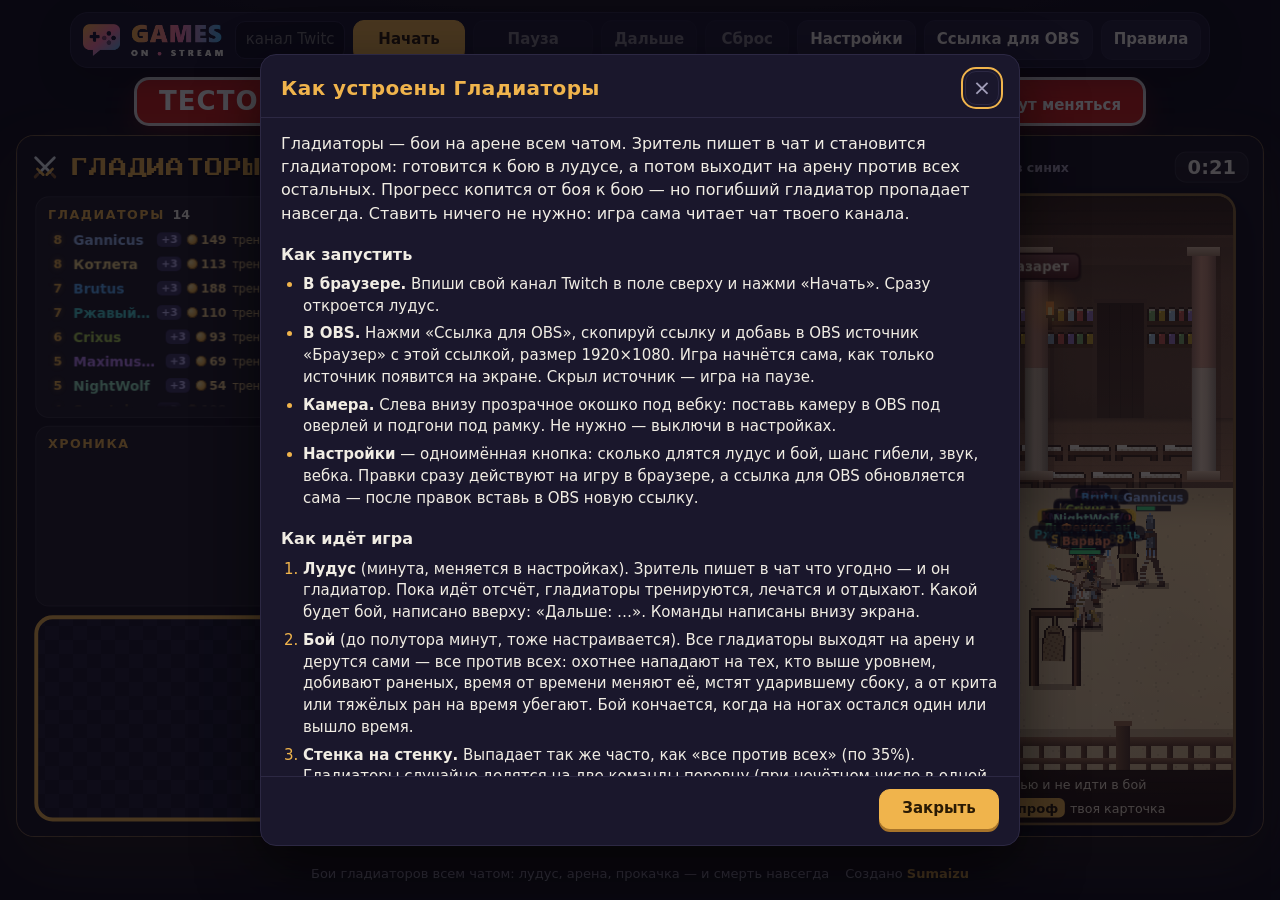
<file: index.html>
<!doctype html>
<html lang="ru">
<head>
<meta charset="utf-8">
<meta name="viewport" content="width=device-width, initial-scale=1">
<title>Гладиаторы — бои на арене всем чатом, игра для Twitch</title>
<meta name="description" content="Игра для чата Twitch на русском: зрители становятся гладиаторами, готовятся к бою в лудусе и сражаются на арене все против всех. Прогресс копится, но погибший гладиатор пропадает навсегда. Играй в браузере или вставь ссылку в OBS — ставить ничего не нужно.">
<link rel="icon" href="data:image/svg+xml,%3Csvg xmlns='http://www.w3.org/2000/svg' viewBox='0 0 32 32'%3E%3Cg stroke-linecap='round'%3E%3Cpath d='M5 5l17 17' stroke='%23e6ebf0' stroke-width='3.2'/%3E%3Cpath d='M27 5 10 22' stroke='%23e6ebf0' stroke-width='3.2'/%3E%3Cpath d='M18 25l7-7M14 25l-7-7' stroke='%23f0b44c' stroke-width='3'/%3E%3Cpath d='M24.5 24.5l3 3M7.5 24.5l-3 3' stroke='%238a5a2b' stroke-width='3.4'/%3E%3C/g%3E%3C/svg%3E">
<link rel="stylesheet" href="css/page.css">
</head>
<body>
<main class="page">
  <header class="top">
    <a class="logo" href="https://gamesonstream.ru/" title="Все игры"><img src="images/logo.png" alt="Games on Stream" width="527" height="121"></a>
    <form class="controls" id="start" autocomplete="off">
      <input type="text" id="s-channel" placeholder="канал Twitch" spellcheck="false" aria-label="Канал Twitch">
      <button type="submit" class="primary" id="play" disabled>Начать</button>
      <button type="button" id="pause" disabled>Пауза</button>
      <button type="button" id="next" title="Не ждать отсчёта: сразу бой, итоги или лудус" disabled>Дальше</button>
      <button type="button" id="reset" title="Стереть всех гладиаторов канала" disabled>Сброс</button>
      <button type="button" id="toggle-settings" aria-expanded="false" aria-controls="settings">Настройки</button>
      <button type="button" id="toggle-link" aria-expanded="false" aria-controls="link-panel">Ссылка для OBS</button>
      <button type="button" id="open-rules">Правила</button>
    </form>
    <section class="panel popover" id="link-panel" hidden>
      <div class="row">
        <input type="text" id="link" readonly aria-label="Ссылка на оверлей">
        <button type="button" id="copy">Копировать</button>
      </div>
      <p class="status" id="link-status"></p>
      <p class="hint">Вставь ссылку в источник «Браузер» в OBS, размер 1920×1080. Игра начинается сама, как только источник появился на экране. Пока источник скрыт, игра стоит на паузе.</p>
    </section>
  </header>
  <p class="alpha">Тестовая альфа-версия <span>— возможны ошибки, баланс и правила ещё будут меняться</span></p>

  <div class="layout" id="layout">
    <div class="stage">
      <div class="screen">
        <iframe id="game" title="Гладиаторы"></iframe>
        <p class="note" id="example-note">Пример: гладиаторы выдуманные</p>
      </div>
    </div>

    <form class="panel settings" id="settings" autocomplete="off" hidden>
      <fieldset>
        <legend>Игра</legend>
        <div class="field">
          <label for="s-ludus">Лудус</label>
          <div class="row"><input type="number" id="s-ludus" min="20" max="900"><span class="hint">секунд подготовки перед каждым боем</span></div>
        </div>
        <div class="field">
          <label for="s-battle">Бой</label>
          <div class="row"><input type="number" id="s-battle" min="20" max="600"><span class="hint">секунд, не дольше; бой кончится раньше, если на ногах остался один</span></div>
        </div>
        <div class="field">
          <label for="s-death">Шанс гибели</label>
          <div class="row"><input type="number" id="s-death" min="0" max="100"><span class="hint">% — для упавшего гладиатора (по умолчанию 10). 0 — никто не гибнет</span></div>
        </div>
      </fieldset>

      <fieldset>
        <legend>Чат</legend>
        <label class="check">
          <input type="checkbox" id="s-chat_commands">
          <span>Команды для стримера и модераторов
            <span class="hint"><code>!гладиаторы-пауза</code> — пауза, ещё раз — продолжить</span>
            <span class="hint"><code>!гладиаторы-дальше</code> — не ждать отсчёта</span>
            <span class="hint"><code>!гладиаторы-сброс</code> — стереть всех гладиаторов</span>
          </span>
        </label>
      </fieldset>

      <fieldset>
        <legend>Звук</legend>
        <label class="check"><input type="checkbox" id="s-sound"><span>Звуки игры</span></label>
        <div class="field">
          <label for="s-volume">Громкость</label>
          <div class="row">
            <input type="range" id="s-volume" min="0" max="100" step="5">
            <span class="hint" id="volume-text"></span>
            <button type="button" id="listen">Послушать</button>
          </div>
        </div>
      </fieldset>

      <fieldset>
        <legend>Вид</legend>
        <div class="split">
          <div class="group">
            <div class="switch" role="group" aria-label="Окошко под вебку">
              <button type="button" data-webcam="1">С вебкой</button><button type="button" data-webcam="0">Без вебки</button>
            </div>
          </div>
          <div class="group">
            <label class="check"><input type="checkbox" id="hide-bg"><span>Прозрачный фон</span></label>
          </div>
        </div>
      </fieldset>

      <div class="footer"><button type="button" class="quiet" id="defaults">Рекомендуемые настройки</button></div>
    </form>
  </div>
  <footer class="foot">
    <p class="tagline" id="status">Бои гладиаторов всем чатом: лудус, арена, прокачка — и смерть навсегда</p>
    <p class="author">Создано <a href="https://www.twitch.tv/sumaizu" target="_blank" rel="noopener">Sumaizu</a></p>
  </footer>
</main>
<dialog class="rules" id="rules" aria-labelledby="rules-title">
  <header class="rules-head">
    <h2 id="rules-title"></h2>
    <button type="button" class="rules-x" id="rules-x" aria-label="Закрыть">×</button>
  </header>
  <div class="rules-body" id="rules-body"></div>
  <footer class="rules-foot">
    <button type="button" class="primary" id="rules-close">Закрыть</button>
  </footer>
</dialog>
<script type="module" src="js/page.js"></script>
</body>
</html>
</file>
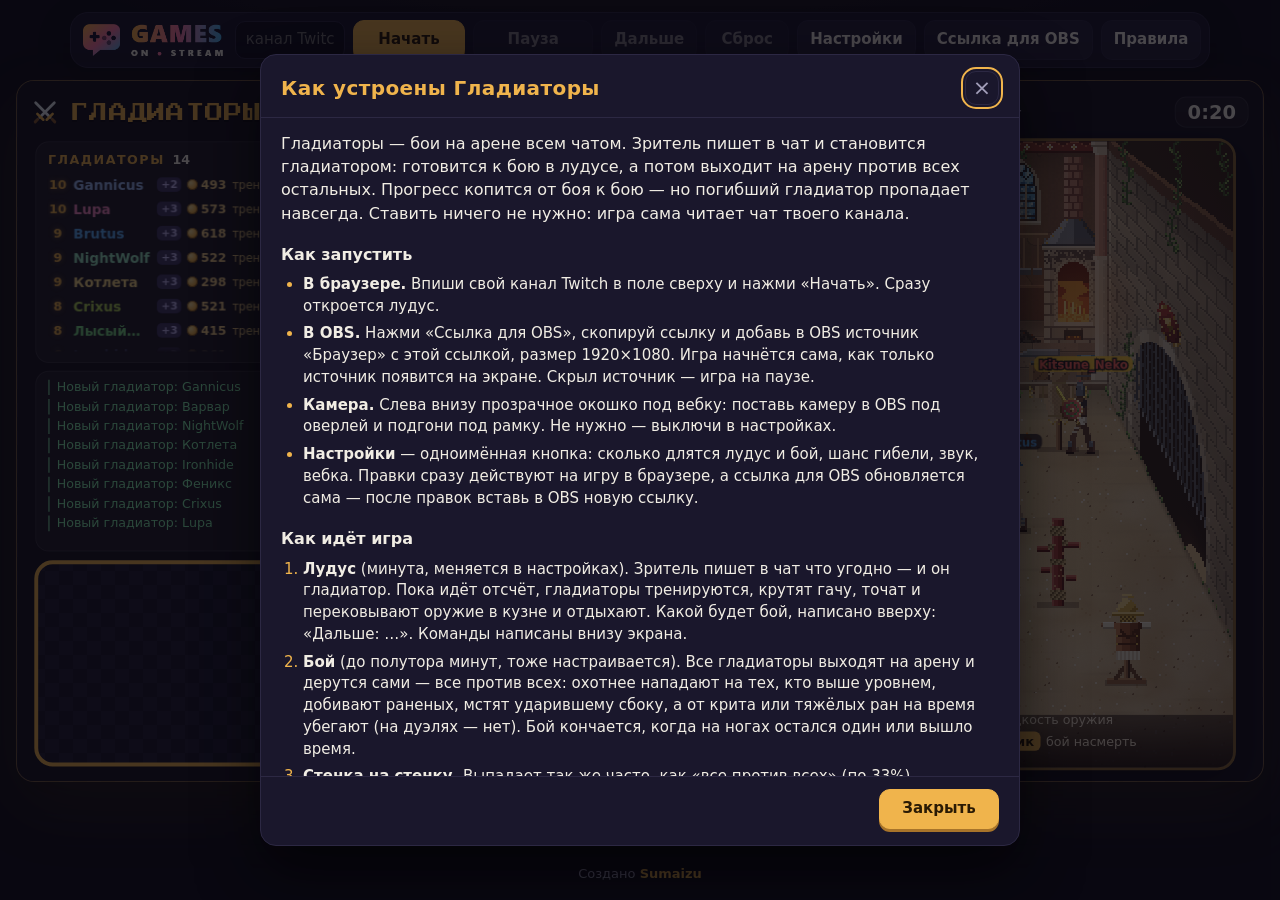
<file: site/index.html>
<!doctype html>
<html lang="ru">
<head>
<meta charset="utf-8">
<meta name="viewport" content="width=device-width, initial-scale=1">
<title>Гладиаторы — бои на арене всем чатом, игра для Twitch</title>
<meta name="description" content="Игра для чата Twitch на русском: зрители становятся гладиаторами, готовятся к бою в лудусе и сражаются на арене все против всех. Прогресс копится, но погибший гладиатор пропадает навсегда. Играй в браузере или вставь ссылку в OBS — ставить ничего не нужно.">
<link rel="icon" href="data:image/svg+xml,%3Csvg xmlns='http://www.w3.org/2000/svg' viewBox='0 0 32 32'%3E%3Cg stroke-linecap='round'%3E%3Cpath d='M5 5l17 17' stroke='%23e6ebf0' stroke-width='3.2'/%3E%3Cpath d='M27 5 10 22' stroke='%23e6ebf0' stroke-width='3.2'/%3E%3Cpath d='M18 25l7-7M14 25l-7-7' stroke='%23f0b44c' stroke-width='3'/%3E%3Cpath d='M24.5 24.5l3 3M7.5 24.5l-3 3' stroke='%238a5a2b' stroke-width='3.4'/%3E%3C/g%3E%3C/svg%3E">
<link rel="stylesheet" href="css/page.css">
</head>
<body>
<main class="page">
  <header class="top">
    <a class="logo" href="https://gamesonstream.ru/" title="Все игры"><img src="images/logo.png" alt="Games on Stream" width="527" height="121"></a>
    <form class="controls" id="start" autocomplete="off">
      <input type="text" id="s-channel" placeholder="канал Twitch" spellcheck="false" aria-label="Канал Twitch">
      <button type="submit" class="primary" id="play" disabled>Начать</button>
      <button type="button" id="pause" disabled>Пауза</button>
      <button type="button" id="next" title="Не ждать отсчёта: сразу бой, итоги или лудус" disabled>Дальше</button>
      <button type="button" id="reset" title="Стереть всех гладиаторов канала" disabled>Сброс</button>
      <button type="button" id="toggle-settings" aria-expanded="false" aria-controls="settings">Настройки</button>
      <button type="button" id="toggle-link" aria-expanded="false" aria-controls="link-panel">Ссылка для OBS</button>
      <button type="button" id="open-rules">Правила</button>
    </form>
    <section class="panel popover" id="link-panel" hidden>
      <div class="row">
        <input type="text" id="link" readonly aria-label="Ссылка на оверлей">
        <button type="button" id="copy">Копировать</button>
      </div>
      <p class="status" id="link-status"></p>
      <p class="hint">Вставь ссылку в источник «Браузер» в OBS, размер 1920×1080. Игра начинается сама, как только источник появился на экране. Пока источник скрыт, игра стоит на паузе. Игра сообщает сайту название канала и время игры — только для статистики автора, кто играет.</p>
    </section>
  </header>

  <div class="layout" id="layout">
    <div class="stage">
      <div class="screen">
        <iframe id="game" title="Гладиаторы"></iframe>
        <p class="note" id="example-note">Пример: гладиаторы выдуманные</p>
      </div>
    </div>

    <form class="panel settings" id="settings" autocomplete="off" hidden>
      <fieldset>
        <legend>Игра</legend>
        <div class="field">
          <label for="s-ludus">Лудус</label>
          <div class="row"><input type="number" id="s-ludus" min="20" max="900"><span class="hint">секунд подготовки перед каждым боем</span></div>
        </div>
        <div class="field">
          <label for="s-battle">Бой</label>
          <div class="row"><input type="number" id="s-battle" min="20" max="600"><span class="hint">секунд, не дольше; бой кончится раньше, если на ногах остался один</span></div>
        </div>
        <div class="field">
          <label for="s-death">Шанс гибели</label>
          <div class="row"><input type="number" id="s-death" min="0" max="100"><span class="hint">% — для упавшего гладиатора (по умолчанию 10). 0 — никто не гибнет</span></div>
        </div>
      </fieldset>

      <fieldset>
        <legend>Чат</legend>
        <label class="check">
          <input type="checkbox" id="s-chat_commands">
          <span>Команды для стримера и модераторов
            <span class="hint"><code>!гладиаторы-пауза</code> — пауза, ещё раз — продолжить</span>
            <span class="hint"><code>!гладиаторы-дальше</code> — не ждать отсчёта</span>
            <span class="hint"><code>!гладиаторы-сброс</code> — стереть всех гладиаторов</span>
          </span>
        </label>
      </fieldset>

      <fieldset>
        <legend>Звук</legend>
        <label class="check"><input type="checkbox" id="s-sound"><span>Звуки игры</span></label>
        <div class="field">
          <label for="s-volume">Громкость</label>
          <div class="row">
            <input type="range" id="s-volume" min="0" max="100" step="5">
            <span class="hint" id="volume-text"></span>
            <button type="button" id="listen">Послушать</button>
          </div>
        </div>
      </fieldset>

      <fieldset>
        <legend>Вид</legend>
        <div class="field">
          <span class="label" id="webcam-label">Окошко под вебку</span>
          <div class="switch" role="group" aria-labelledby="webcam-label">
            <button type="button" data-webcam="none">Без вебки</button><button type="button" data-webcam="cam">С вебкой</button><button type="button" data-webcam="vtuber">Витубер</button>
          </div>
        </div>
      </fieldset>

      <div class="footer"><button type="button" class="quiet" id="defaults">Рекомендуемые настройки</button></div>
    </form>
  </div>
  <footer class="foot">
    <p class="tagline" id="status"></p>
    <p class="author">Создано <a href="https://www.twitch.tv/sumaizu" target="_blank" rel="noopener">Sumaizu</a></p>
  </footer>
</main>
<dialog class="rules" id="rules" aria-labelledby="rules-title">
  <header class="rules-head">
    <h2 id="rules-title"></h2>
    <button type="button" class="rules-x" id="rules-x" aria-label="Закрыть">×</button>
  </header>
  <div class="rules-body" id="rules-body"></div>
  <footer class="rules-foot">
    <button type="button" class="primary" id="rules-close">Закрыть</button>
  </footer>
</dialog>
<script type="module" src="js/page.js"></script>
</body>
</html>
</file>
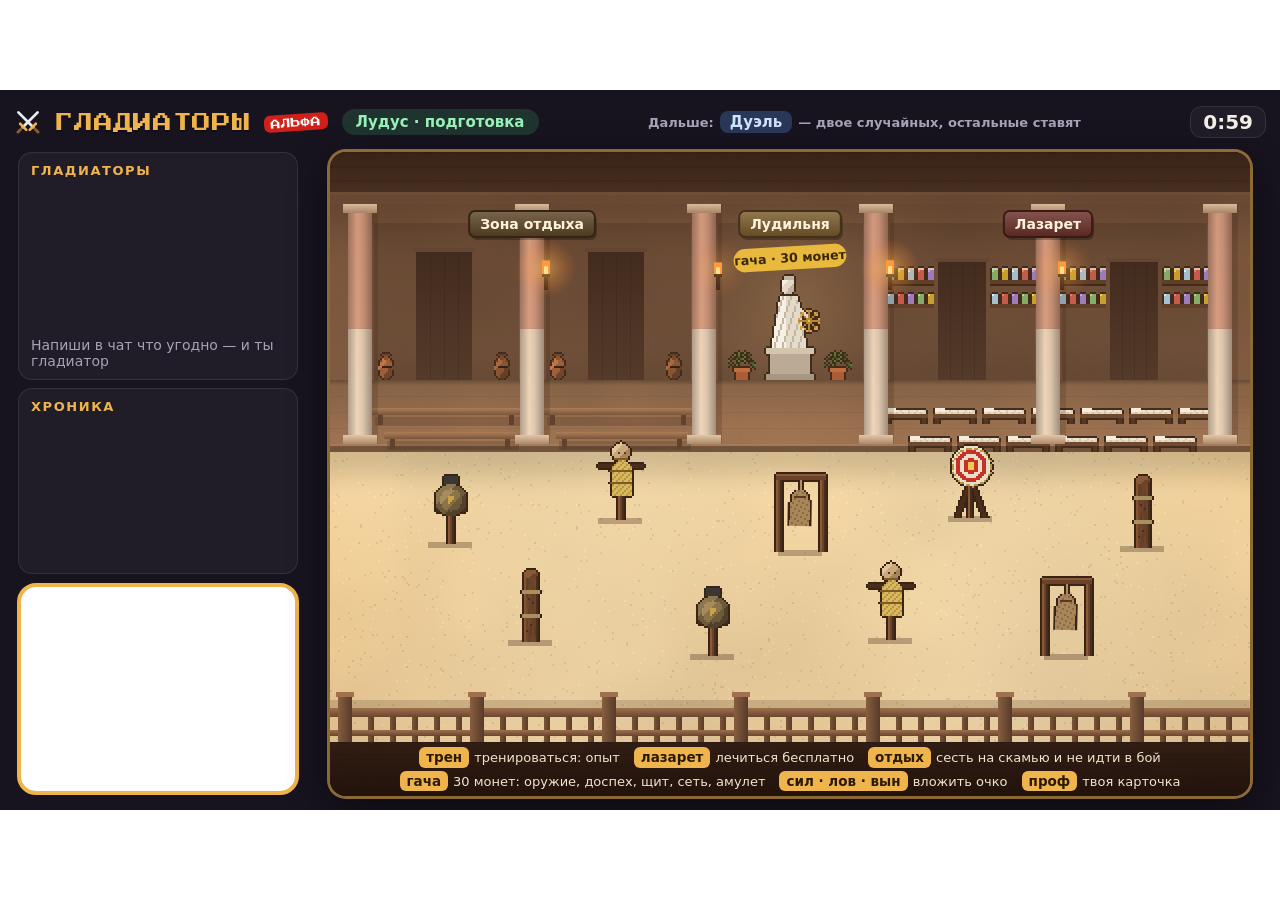
<file: overlay.html>
<!doctype html>
<html lang="ru">
<head>
<meta charset="utf-8">
<meta name="viewport" content="width=device-width, initial-scale=1">
<title>Гладиаторы</title>
<link rel="preconnect" href="https://fonts.googleapis.com">
<link rel="stylesheet" href="https://fonts.googleapis.com/css2?family=Press+Start+2P&display=swap">
<link rel="stylesheet" href="css/overlay.css">
</head>
<body>
<div id="stage" hidden>
  <div class="card" id="card">
    <header class="head">
      <div class="brand"><i class="swords"></i>Гладиаторы<span class="alpha">альфа</span></div>
      <div class="phase" id="phase"></div>
      <div class="status" id="status"></div>
      <div class="clock" id="clock"></div>
    </header>
    <section class="field" id="field">
      <canvas id="world"></canvas>
      <canvas id="canvas"></canvas>
      <div class="banner" id="banner" hidden><b id="banner-title"></b><span id="banner-text"></span></div>
      <div class="fortune" id="fortune" hidden>
        <div class="who" id="fortune-who"></div>
        <div class="reel"><div class="strip" id="fortune-strip"></div><i class="mark"></i></div>
        <div class="prize" id="fortune-prize"></div>
        <div class="queue" id="fortune-queue"></div>
      </div>
      <div class="cards" id="cards"></div>
      <div class="duel-cards" id="duel-cards"></div>
      <div class="commands" id="commands"></div>
      <div class="screen results" id="results" hidden>
        <h2>Итоги боя</h2>
        <p class="champion" id="champion"></p>
        <div class="columns">
          <div class="column alive"><h3 id="res-alive-title">Выстояли</h3><ol id="res-alive"></ol></div>
          <div class="column beaten"><h3 id="res-beaten-title">Пали, но живы</h3><ol id="res-beaten"></ol></div>
          <div class="column dead"><h3 id="res-dead-title">Погибли</h3><ol id="res-dead"></ol></div>
        </div>
        <p class="next" id="res-next"></p>
      </div>
      <div class="screen pause" id="pause" hidden><h2>Пауза</h2><p id="pause-text"></p></div>
    </section>
    <aside class="side" id="side">
      <div class="list roster">
        <h3>Гладиаторы <span class="count" id="count"></span></h3>
        <div class="scroller" id="roster-box"><ol id="roster"></ol></div>
        <p class="empty" id="empty">Напиши в чат что угодно — и ты гладиатор</p>
      </div>
      <div class="list feed">
        <h3>Хроника</h3>
        <ol id="feed"></ol>
      </div>
      <div class="cam"></div>
    </aside>
  </div>
</div>
<script type="module" src="js/overlay.js"></script>
</body>
</html>
</file>
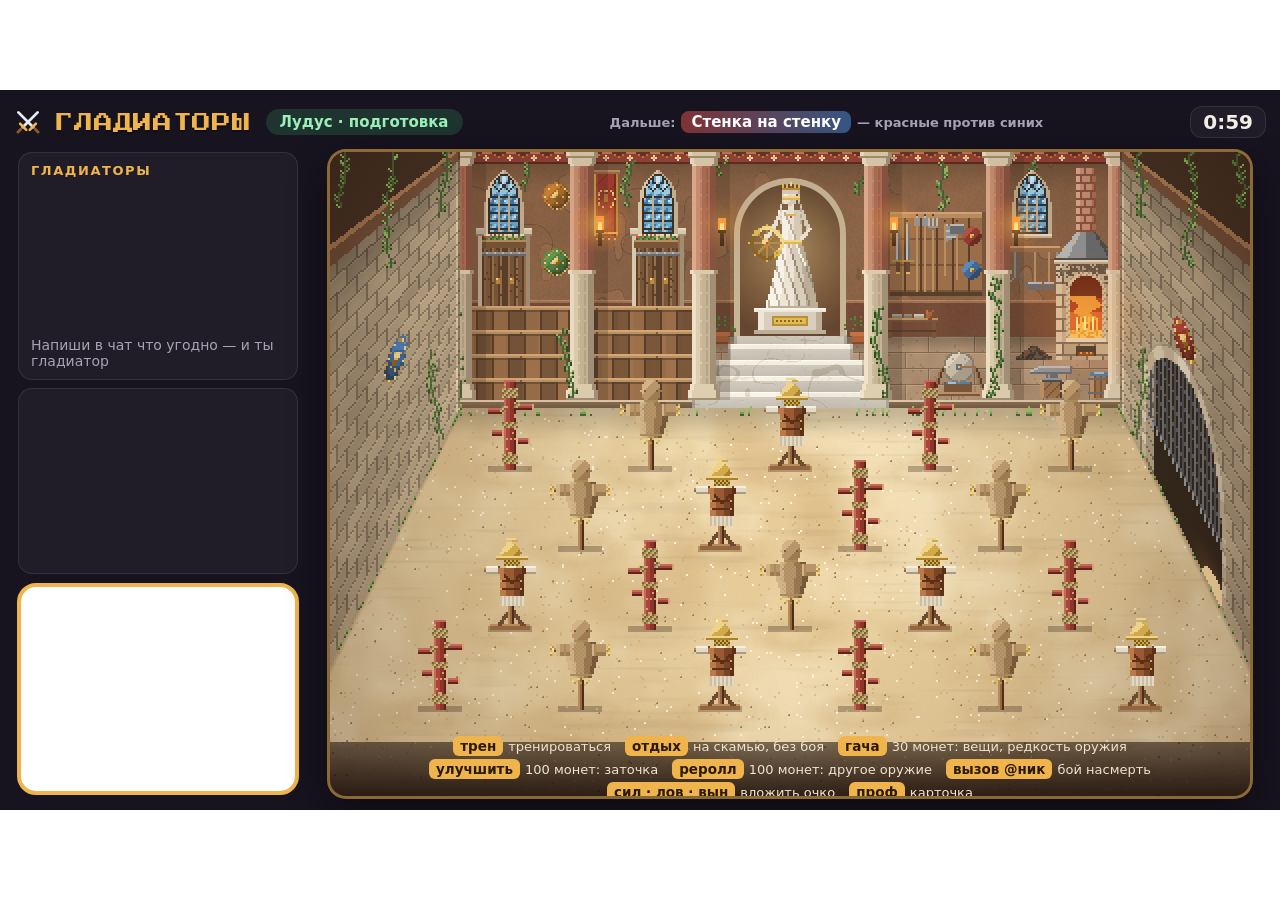
<file: site/overlay.html>
<!doctype html>
<html lang="ru">
<head>
<meta charset="utf-8">
<meta name="viewport" content="width=device-width, initial-scale=1">
<title>Гладиаторы</title>
<link rel="preconnect" href="https://fonts.googleapis.com">
<link rel="stylesheet" href="https://fonts.googleapis.com/css2?family=Press+Start+2P&display=swap">
<link rel="stylesheet" href="css/overlay.css">
</head>
<body>
<div id="stage" hidden>
  <div class="card" id="card">
    <header class="head">
      <div class="brand"><i class="swords"></i>Гладиаторы</div>
      <div class="phase" id="phase"></div>
      <div class="status" id="status"></div>
      <div class="clock" id="clock"></div>
    </header>
    <section class="field" id="field">
      <canvas id="world"></canvas>
      <canvas id="canvas"></canvas>
      <div class="banner" id="banner" hidden><b id="banner-title"></b><span id="banner-text"></span></div>
      <div class="fortune" id="fortune" hidden>
        <div class="who" id="fortune-who"></div>
        <div class="reel"><div class="strip" id="fortune-strip"></div><i class="mark"></i></div>
        <div class="prize" id="fortune-prize"></div>
        <div class="queue" id="fortune-queue"></div>
      </div>
      <div class="fortune forge" id="forge" hidden>
        <div class="who" id="forge-who"></div>
        <div class="reel" id="forge-reel"><div class="strip" id="forge-strip"></div><i class="mark"></i></div>
        <div class="odds" id="forge-odds"></div>
        <div class="prize" id="forge-prize"></div>
        <div class="queue" id="forge-queue"></div>
      </div>
      <div class="challenge" id="challenge" hidden></div>
      <div class="cards" id="cards"></div>
      <div class="duel-cards" id="duel-cards"></div>
      <div class="commands" id="commands"></div>
      <div class="screen results" id="results" hidden>
        <h2>Итоги боя</h2>
        <p class="champion" id="champion"></p>
        <div class="columns">
          <div class="column alive"><h3 id="res-alive-title">Выстояли</h3><ol id="res-alive"></ol></div>
          <div class="column beaten"><h3 id="res-beaten-title">Пали, но живы</h3><ol id="res-beaten"></ol></div>
          <div class="column dead"><h3 id="res-dead-title">Погибли</h3><ol id="res-dead"></ol></div>
        </div>
        <p class="next" id="res-next"></p>
      </div>
      <div class="screen pause" id="pause" hidden><h2>Пауза</h2><p id="pause-text"></p></div>
    </section>
    <aside class="side" id="side">
      <div class="list roster">
        <h3>Гладиаторы <span class="count" id="count"></span></h3>
        <ol class="pinned" id="roster-top" hidden></ol>
        <div class="scroller" id="roster-box"><ol id="roster"></ol></div>
        <p class="empty" id="empty">Напиши в чат что угодно — и ты гладиатор</p>
      </div>
      <div class="list feed">
        <ol id="feed"></ol>
      </div>
      <div class="cam"></div>
    </aside>
  </div>
</div>
<script type="module" src="js/overlay.js"></script>
<svg class="defs" width="0" height="0" aria-hidden="true">
  <filter id="glow" x="-20%" y="-60%" width="140%" height="220%">
    <feGaussianBlur in="SourceGraphic" stdDeviation="1.2" result="blur"/>
    <feComponentTransfer in="blur" result="halo"><feFuncA type="linear" slope="0.9"/></feComponentTransfer>
    <feMerge><feMergeNode in="halo"/><feMergeNode in="SourceGraphic"/></feMerge>
  </filter>
</svg>
</body>
</html>
</file>
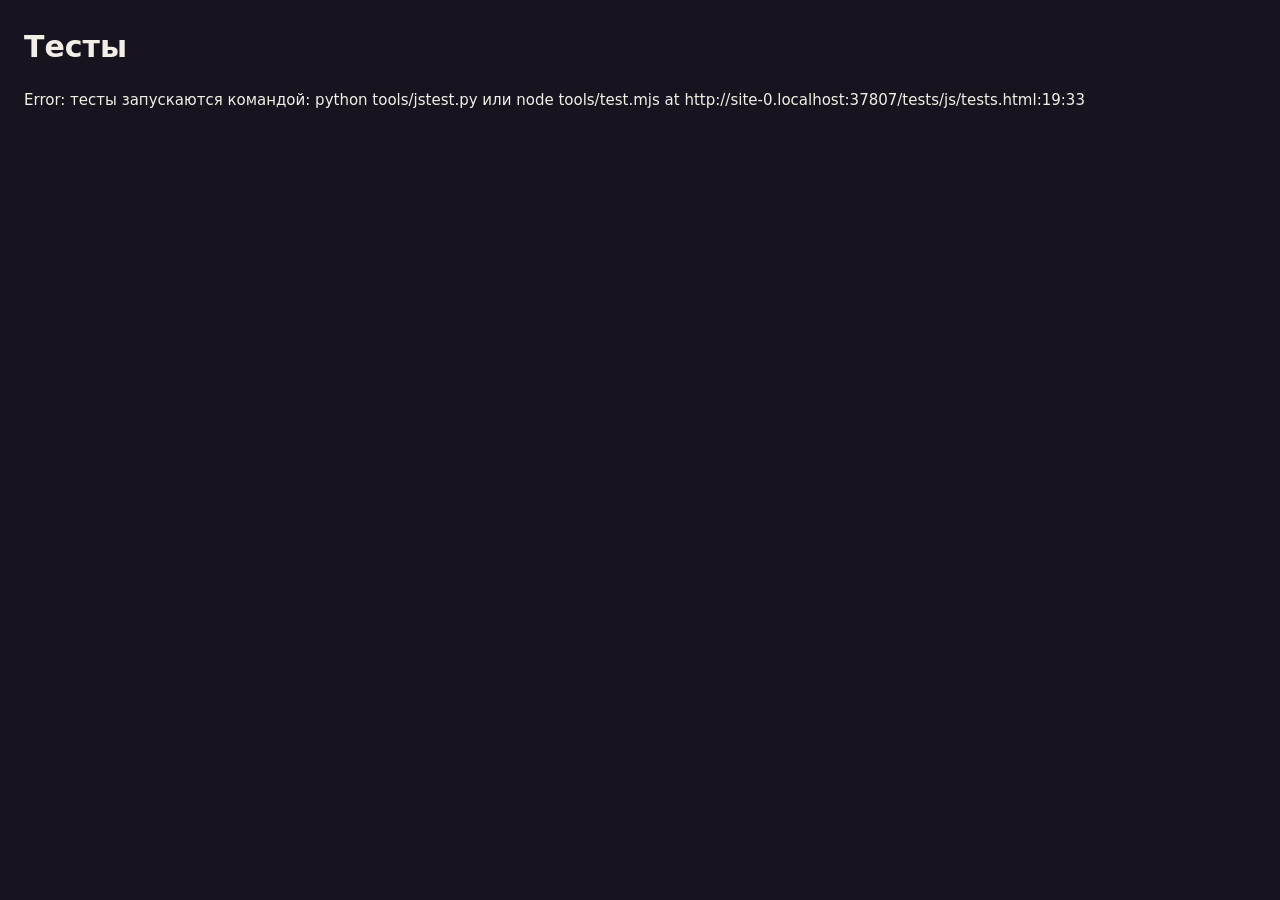
<file: tests/js/tests.html>
<!doctype html>
<html lang="ru">
<head>
<meta charset="utf-8">
<title>Гладиаторы — тесты</title>
<style>
  body { margin: 24px; font: 15px/1.5 "Segoe UI", system-ui, sans-serif; background: #17131f; color: #f4efe6; }
  pre { white-space: pre-wrap; color: #ff8f85; }
  .passed { color: #7fd9a2; }
</style>
</head>
<body>
<h1>Тесты</h1>
<div id="report">идут…</div>
<script type="module">
  const FILES = ['engine.test.js'];
  const report = document.getElementById('report');
  try {
    if (!window.__sealed) throw new Error('тесты запускаются командой: python tools/jstest.py или node tools/test.mjs');
    for (const file of FILES) await import('./' + file);
    const { run } = await import('./harness.js');
    const result = await run(new URLSearchParams(location.search).get('only') || '');
    const summary = document.createElement('p');
    summary.className = result.failed.length ? '' : 'passed';
    summary.textContent = 'тестов: ' + result.total + ', прошло: ' + result.passed + ', упало: ' + result.failed.length;
    report.replaceChildren(summary);
    for (const failure of result.failed) {
      const details = document.createElement('pre');
      details.textContent = failure.name + '\n' + failure.error;
      report.append(details);
    }
    window.__results = result;
  } catch (error) {
    report.textContent = String(error && error.stack ? error.stack : error);
    window.__fatal = String(error && error.message ? error.message : error);
  }
</script>
</body>
</html>
</file>
<file: css/page.css>
:root {
  color-scheme: dark;
  --bg: #0f0d19;
  --panel: #1a172c;
  --field: #120f1f;
  --line: #2c2843;
  --ink: #f1ede4;
  --muted: #a29eb9;
  --accent: #f0b44c;
  --accent-ink: #2a1a04;
  --accent-deep: #a8742a;
  --frame: rgba(240, 180, 76, .4);
  --glow: rgba(240, 180, 76, .12);
  --ok: #7fd9a2;
  --warn: #ffcf70;
}

* { box-sizing: border-box; }
[hidden] { display: none !important; }
html { height: 100%; background: var(--bg); }

body {
  height: 100%; margin: 0; padding: 12px 16px 16px; color: var(--ink);
  background: radial-gradient(1000px 360px at 50% -160px, var(--glow), transparent 70%) no-repeat, var(--bg);
  font: 15px/1.45 "Segoe UI", system-ui, -apple-system, Roboto, "Helvetica Neue", Arial, sans-serif;
}

p { margin: 0; }
code { font-family: Consolas, "Cascadia Mono", monospace; font-size: 13px; color: var(--accent); }
:focus-visible { outline: 2px solid var(--accent); outline-offset: 2px; }

.page { height: 100%; display: flex; flex-direction: column; gap: 12px; }
.top {
  position: relative; flex: none; align-self: center; max-width: 100%;
  display: flex; flex-wrap: wrap; align-items: center; justify-content: center; gap: 8px 12px;
  padding: 7px 8px 7px 12px; border-radius: 18px; background: var(--panel); border: 1px solid var(--line);
  box-shadow: 0 12px 32px rgba(0, 0, 0, .28);
}
.logo { display: block; flex: none; border-radius: 8px; }
.logo img { display: block; width: 140px; height: auto; transition: transform .15s; }
.logo:hover img { transform: scale(1.04); }
.foot {
  flex: none; display: flex; flex-wrap: wrap; align-items: center; justify-content: center; gap: 2px 16px;
  padding: 0 8px; font-size: 13px;
}
.tagline {
  flex: 0 1 auto; min-width: 0; color: var(--muted);
  white-space: nowrap; overflow: hidden; text-overflow: ellipsis;
}
.tagline:empty { display: none; }
.tagline.ok { color: var(--ok); }
.tagline.warn { color: var(--warn); }
.controls { display: flex; flex-wrap: wrap; align-items: center; gap: 8px; }
.controls input { width: 110px; }
#play { min-width: 7.5em; }
#pause { min-width: 8em; }
#next { min-width: 6em; }
#restart { min-width: 6.2em; }
#reset { min-width: 5.6em; }
button.armed { border-color: var(--warn); color: var(--warn); }
.author { color: var(--muted); white-space: nowrap; }
.author a { color: var(--accent); font-weight: 700; text-decoration: none; }
@media (max-width: 560px) {
  .author { white-space: normal; text-align: center; }
}
.author a:hover { text-decoration: underline; }
.rules {
  width: min(760px, 94vw); max-height: 88vh; padding: 0; color: var(--ink); background: var(--panel);
  border: 1px solid var(--line); border-radius: 16px; box-shadow: 0 24px 60px rgba(0, 0, 0, .6);
}
.rules[open] { display: flex; flex-direction: column; }
.rules::backdrop { background: rgba(8, 6, 14, .72); }
.rules-head {
  display: flex; align-items: center; gap: 12px; padding: 16px 20px 12px; border-bottom: 1px solid var(--line);
}
.rules-head h2 {
  margin: 0; font-size: 20px; letter-spacing: .02em; text-transform: none; color: var(--accent); font-weight: 900;
}
.rules-x {
  margin-left: auto; width: 34px; height: 34px; padding: 0; font-size: 22px; line-height: 1; font-weight: 400;
  color: var(--muted); background: none;
}
.rules-x:hover { color: var(--ink); }
.rules-body { flex: 1; min-height: 0; overflow-y: auto; padding: 14px 20px 6px; }
.rules-body .lead { font-size: 16px; }
.rules-body h3 { margin: 18px 0 8px; font-size: 16px; font-weight: 800; color: var(--ink); }
.rules-body ul, .rules-body ol { margin: 0; padding-left: 22px; display: grid; gap: 6px; }
.rules-body li::marker { color: var(--accent); }
.rules-body a { color: var(--accent); }
.rules-body .note-line { margin-top: 8px; color: var(--muted); font-size: 14px; }
.rules-commands { margin: 0; display: grid; grid-template-columns: max-content minmax(0, 1fr); gap: 6px 14px; }
.rules-commands dt { white-space: nowrap; }
.rules-commands dd { margin: 0; color: var(--muted); }
.rules-foot { display: flex; justify-content: flex-end; padding: 12px 20px 16px; border-top: 1px solid var(--line); }
.rules-foot button { min-width: 8em; }
@media (max-width: 560px) {
  .rules-commands { grid-template-columns: minmax(0, 1fr); gap: 2px; }
  .rules-commands dd { margin-bottom: 6px; }
}

.popover {
  position: absolute; right: 0; top: calc(100% + 8px); z-index: 5; width: min(600px, 100%);
  box-shadow: 0 18px 44px rgba(0, 0, 0, .55);
}

.panel {
  background: var(--panel); border: 1px solid var(--line); border-radius: 18px; padding: 16px 18px; min-width: 0;
}
h2, legend {
  margin: 0 0 10px; padding: 0; font-size: 13px; font-weight: 700; letter-spacing: .1em; text-transform: uppercase;
  color: var(--muted);
}
.hint { color: var(--muted); font-size: 13px; }
.panel > .hint { margin-top: 8px; }

.layout {
  flex: 1; min-height: 0; display: grid; gap: 16px;
  grid-template: minmax(0, 1fr) / minmax(0, 1fr);
}
.layout.with-settings { grid-template-columns: minmax(0, 1fr) 400px; }
.stage { min-width: 0; min-height: 0; display: grid; place-items: start center; container-type: size; }
.screen {
  position: relative; width: 100%; height: 100%; border-radius: 18px; overflow: hidden;
  border: 1px solid var(--frame); box-shadow: 0 24px 70px var(--glow), 0 18px 40px rgba(0, 0, 0, .35);
  background: repeating-conic-gradient(#201d33 0% 25%, #191728 0% 50%) 0 0 / 28px 28px;
}
@supports (width: 1cqw) {
  .screen { width: min(100cqw, 100cqh * 16 / 9); height: auto; aspect-ratio: 16 / 9; }
}
.screen iframe { position: absolute; inset: 0; width: 100%; height: 100%; border: 0; color-scheme: light; }
.note {
  position: absolute; left: 50%; top: 4px; transform: translateX(-50%); padding: 2px 12px; border-radius: 999px;
  background: rgba(15, 13, 25, .9); border: 1px solid var(--line); color: var(--muted); font-size: 13px;
  white-space: nowrap; pointer-events: none;
}
.settings { min-height: 0; overflow-y: auto; }
@media (max-width: 900px) {
  html, body, .page { height: auto; }
  .layout, .layout.with-settings { grid-template: auto / minmax(0, 1fr); }
  .stage { container-type: normal; }
  .screen { width: 100%; height: auto; aspect-ratio: 16 / 9; }
  .settings { overflow-y: visible; }
}

button {
  font: inherit; font-weight: 700; color: var(--ink); background: #252139; border: 1px solid var(--line);
  border-radius: 11px; padding: 8px 12px; cursor: pointer;
}
button:hover { border-color: var(--muted); }
button:disabled { opacity: .5; cursor: default; }
button.primary {
  background: var(--accent); border-color: var(--accent); color: var(--accent-ink);
  box-shadow: 0 3px 0 var(--accent-deep);
}
button.primary:active:not(:disabled) { transform: translateY(2px); box-shadow: 0 1px 0 var(--accent-deep); }
button.quiet { background: none; color: var(--muted); font-weight: 400; }
button[aria-expanded="true"] { border-color: var(--accent); color: var(--accent); }

input, select {
  font: inherit; color: var(--ink); background: var(--field); border: 1px solid var(--line); border-radius: 10px;
  padding: 7px 10px; min-width: 0;
}
input[type=number] { width: 86px; }
input[type=color] { width: 54px; height: 34px; padding: 3px; }
input[type=range] {
  flex: 1 1 140px; max-width: 220px; padding: 0; border: 0; background: none; accent-color: var(--accent);
}
input[type=checkbox] { width: 17px; height: 17px; accent-color: var(--accent); flex: none; margin: 2px 0 0; }

.row { display: flex; flex-wrap: wrap; align-items: center; gap: 8px; }
.row > input[type=text] { flex: 1 1 140px; }

#link { font-family: Consolas, "Cascadia Mono", monospace; font-size: 13px; }
.status { margin-top: 10px; font-size: 14px; color: var(--muted); }
.status:empty { display: none; }
.status.warn { color: var(--warn); }

fieldset { border: 0; margin: 0 0 18px; padding: 0; display: grid; gap: 12px; min-width: 0; }
.split {
  display: grid; grid-template-columns: repeat(auto-fit, minmax(200px, 1fr)); gap: 12px 24px; align-items: start;
}
.group { display: grid; gap: 12px; min-width: 0; }
.field { display: grid; gap: 4px; min-width: 0; }
.field > label, .field > .label { font-weight: 600; }
.check { display: flex; gap: 9px; align-items: flex-start; }
.check span { display: block; }

.switch {
  display: inline-flex; justify-self: start; border: 1px solid var(--line); border-radius: 11px; overflow: hidden;
}
.switch button { border: 0; border-radius: 0; background: var(--field); color: var(--muted); white-space: nowrap; }
.switch button.on { background: var(--accent); color: var(--accent-ink); }

.footer { display: flex; justify-content: flex-end; }

.alpha {
  flex: none; align-self: center; padding: 6px 22px; border-radius: 12px; text-align: center;
  background: #d0201a; color: #fff; font-size: 26px; line-height: 1.2; font-weight: 900; letter-spacing: .04em;
  text-transform: uppercase; box-shadow: 0 0 0 3px rgba(255, 255, 255, .85), 0 10px 30px rgba(208, 32, 26, .35);
}
.alpha span { font-size: 15px; font-weight: 700; letter-spacing: 0; text-transform: none; }
@media (max-width: 700px) {
  .alpha { font-size: 20px; }
  .alpha span { display: block; }
}
</file>
<file: site/css/page.css>
:root {
  color-scheme: dark;
  --bg: #0f0d19;
  --panel: #1a172c;
  --field: #120f1f;
  --line: #2c2843;
  --ink: #f1ede4;
  --muted: #a29eb9;
  --accent: #f0b44c;
  --accent-ink: #2a1a04;
  --accent-deep: #a8742a;
  --frame: rgba(240, 180, 76, .4);
  --glow: rgba(240, 180, 76, .12);
  --ok: #7fd9a2;
  --warn: #ffcf70;
}

* { box-sizing: border-box; }
[hidden] { display: none !important; }
html { height: 100%; background: var(--bg); }

body {
  height: 100%; margin: 0; padding: 12px 16px 16px; color: var(--ink);
  background: radial-gradient(1000px 360px at 50% -160px, var(--glow), transparent 70%) no-repeat, var(--bg);
  font: 15px/1.45 "Segoe UI", system-ui, -apple-system, Roboto, "Helvetica Neue", Arial, sans-serif;
}

p { margin: 0; }
code { font-family: Consolas, "Cascadia Mono", monospace; font-size: 13px; color: var(--accent); }
:focus-visible { outline: 2px solid var(--accent); outline-offset: 2px; }

.page { height: 100%; display: flex; flex-direction: column; gap: 12px; }
.top {
  position: relative; flex: none; align-self: center; max-width: 100%;
  display: flex; flex-wrap: wrap; align-items: center; justify-content: center; gap: 8px 12px;
  padding: 7px 8px 7px 12px; border-radius: 18px; background: var(--panel); border: 1px solid var(--line);
  box-shadow: 0 12px 32px rgba(0, 0, 0, .28);
}
.logo { display: block; flex: none; border-radius: 8px; }
.logo img { display: block; width: 140px; height: auto; transition: transform .15s; }
.logo:hover img { transform: scale(1.04); }
.foot {
  flex: none; display: flex; flex-wrap: wrap; align-items: center; justify-content: center; gap: 2px 16px;
  padding: 0 8px; font-size: 13px;
}
.tagline {
  flex: 0 1 auto; min-width: 0; color: var(--muted);
  white-space: nowrap; overflow: hidden; text-overflow: ellipsis;
}
.tagline:empty { display: none; }
.tagline.ok { color: var(--ok); }
.tagline.warn { color: var(--warn); }
.controls { display: flex; flex-wrap: wrap; align-items: center; gap: 8px; }
.controls input { width: 110px; }
#play { min-width: 7.5em; }
#pause { min-width: 8em; }
#next { min-width: 6em; }
#restart { min-width: 6.2em; }
#reset { min-width: 5.6em; }
button.armed { border-color: var(--warn); color: var(--warn); }
.author { color: var(--muted); white-space: nowrap; }
.author a { color: var(--accent); font-weight: 700; text-decoration: none; }
@media (max-width: 560px) {
  .author { white-space: normal; text-align: center; }
}
.author a:hover { text-decoration: underline; }
.rules {
  width: min(760px, 94vw); max-height: 88vh; padding: 0; color: var(--ink); background: var(--panel);
  border: 1px solid var(--line); border-radius: 16px; box-shadow: 0 24px 60px rgba(0, 0, 0, .6);
}
.rules[open] { display: flex; flex-direction: column; }
.rules::backdrop { background: rgba(8, 6, 14, .72); }
.rules-head {
  display: flex; align-items: center; gap: 12px; padding: 16px 20px 12px; border-bottom: 1px solid var(--line);
}
.rules-head h2 {
  margin: 0; font-size: 20px; letter-spacing: .02em; text-transform: none; color: var(--accent); font-weight: 900;
}
.rules-x {
  margin-left: auto; width: 34px; height: 34px; padding: 0; font-size: 22px; line-height: 1; font-weight: 400;
  color: var(--muted); background: none;
}
.rules-x:hover { color: var(--ink); }
.rules-body { flex: 1; min-height: 0; overflow-y: auto; padding: 14px 20px 6px; }
.rules-body .lead { font-size: 16px; }
.rules-body h3 { margin: 18px 0 8px; font-size: 16px; font-weight: 800; color: var(--ink); }
.rules-body ul, .rules-body ol { margin: 0; padding-left: 22px; display: grid; gap: 6px; }
.rules-body li::marker { color: var(--accent); }
.rules-body a { color: var(--accent); }
.rules-body .note-line { margin-top: 8px; color: var(--muted); font-size: 14px; }
.rules-commands { margin: 0; display: grid; grid-template-columns: max-content minmax(0, 1fr); gap: 6px 14px; }
.rules-commands dt { white-space: nowrap; }
.rules-commands dd { margin: 0; color: var(--muted); }
.rules-foot { display: flex; justify-content: flex-end; padding: 12px 20px 16px; border-top: 1px solid var(--line); }
.rules-foot button { min-width: 8em; }
@media (max-width: 560px) {
  .rules-commands { grid-template-columns: minmax(0, 1fr); gap: 2px; }
  .rules-commands dd { margin-bottom: 6px; }
}

.popover {
  position: absolute; right: 0; top: calc(100% + 8px); z-index: 5; width: min(600px, 100%);
  box-shadow: 0 18px 44px rgba(0, 0, 0, .55);
}

.panel {
  background: var(--panel); border: 1px solid var(--line); border-radius: 18px; padding: 16px 18px; min-width: 0;
}
h2, legend {
  margin: 0 0 10px; padding: 0; font-size: 13px; font-weight: 700; letter-spacing: .1em; text-transform: uppercase;
  color: var(--muted);
}
.hint { color: var(--muted); font-size: 13px; }
.panel > .hint { margin-top: 8px; }

.layout {
  flex: 1; min-height: 0; display: grid; gap: 16px;
  grid-template: minmax(0, 1fr) / minmax(0, 1fr);
}
.layout.with-settings { grid-template-columns: minmax(0, 1fr) 400px; }
.stage { min-width: 0; min-height: 0; display: grid; place-items: start center; container-type: size; }
.screen {
  position: relative; width: 100%; height: 100%; border-radius: 18px; overflow: hidden;
  border: 1px solid var(--frame); box-shadow: 0 24px 70px var(--glow), 0 18px 40px rgba(0, 0, 0, .35);
  background: repeating-conic-gradient(#201d33 0% 25%, #191728 0% 50%) 0 0 / 28px 28px;
}
@supports (width: 1cqw) {
  .screen { width: min(100cqw, 100cqh * 16 / 9); height: auto; aspect-ratio: 16 / 9; }
}
.screen iframe { position: absolute; inset: 0; width: 100%; height: 100%; border: 0; color-scheme: light; }
.note {
  position: absolute; left: 50%; top: 4px; transform: translateX(-50%); padding: 2px 12px; border-radius: 999px;
  background: rgba(15, 13, 25, .9); border: 1px solid var(--line); color: var(--muted); font-size: 13px;
  white-space: nowrap; pointer-events: none;
}
.settings { min-height: 0; overflow-y: auto; }
@media (max-width: 900px) {
  html, body, .page { height: auto; }
  .layout, .layout.with-settings { grid-template: auto / minmax(0, 1fr); }
  .stage { container-type: normal; }
  .screen { width: 100%; height: auto; aspect-ratio: 16 / 9; }
  .settings { overflow-y: visible; }
}

button {
  font: inherit; font-weight: 700; color: var(--ink); background: #252139; border: 1px solid var(--line);
  border-radius: 11px; padding: 8px 12px; cursor: pointer;
}
button:hover { border-color: var(--muted); }
button:disabled { opacity: .5; cursor: default; }
button.primary {
  background: var(--accent); border-color: var(--accent); color: var(--accent-ink);
  box-shadow: 0 3px 0 var(--accent-deep);
}
button.primary:active:not(:disabled) { transform: translateY(2px); box-shadow: 0 1px 0 var(--accent-deep); }
button.quiet { background: none; color: var(--muted); font-weight: 400; }
button[aria-expanded="true"] { border-color: var(--accent); color: var(--accent); }

input, select {
  font: inherit; color: var(--ink); background: var(--field); border: 1px solid var(--line); border-radius: 10px;
  padding: 7px 10px; min-width: 0;
}
input[type=number] { width: 86px; }
input[type=color] { width: 54px; height: 34px; padding: 3px; }
input[type=range] {
  flex: 1 1 140px; max-width: 220px; padding: 0; border: 0; background: none; accent-color: var(--accent);
}
input[type=checkbox] { width: 17px; height: 17px; accent-color: var(--accent); flex: none; margin: 2px 0 0; }

.row { display: flex; flex-wrap: wrap; align-items: center; gap: 8px; }
.row > input[type=text] { flex: 1 1 140px; }

#link { font-family: Consolas, "Cascadia Mono", monospace; font-size: 13px; }
.status { margin-top: 10px; font-size: 14px; color: var(--muted); }
.status:empty { display: none; }
.status.warn { color: var(--warn); }

fieldset { border: 0; margin: 0 0 18px; padding: 0; display: grid; gap: 12px; min-width: 0; }
.split {
  display: grid; grid-template-columns: repeat(auto-fit, minmax(200px, 1fr)); gap: 12px 24px; align-items: start;
}
.group { display: grid; gap: 12px; min-width: 0; }
.field { display: grid; gap: 4px; min-width: 0; }
.field > label, .field > .label { font-weight: 600; }
.check { display: flex; gap: 9px; align-items: flex-start; }
.check span { display: block; }

.switch {
  display: inline-flex; justify-self: start; border: 1px solid var(--line); border-radius: 11px; overflow: hidden;
}
.switch button { border: 0; border-radius: 0; background: var(--field); color: var(--muted); white-space: nowrap; }
.switch button.on { background: var(--accent); color: var(--accent-ink); }

.footer { display: flex; justify-content: flex-end; }
</file>
<file: css/overlay.css>
:root {
  --accent: #f0b44c;
  --accent-ink: #2a1a04;
  --blood: #e0524a;
  --card: #17131f;
  --list: rgba(255, 255, 255, .045);
  --line: rgba(255, 255, 255, .09);
  --ink: #f4efe6;
  --muted: #a9a1b6;
  --good: #4ade80;
  --warn: #fbbf24;
  --bad: #f87171;
}

* { box-sizing: border-box; }
[hidden] { display: none !important; }
html, body { height: 100%; margin: 0; overflow: hidden; background: transparent; }

body {
  font-family: "Segoe UI", system-ui, -apple-system, Roboto, "Helvetica Neue", Arial, sans-serif;
  color: var(--ink);
  -webkit-font-smoothing: antialiased;
}

#stage {
  position: absolute; left: 50%; top: 50%; width: 1280px; height: 720px;
  transform: translate(-50%, -50%) scale(var(--k, 1));
}

.card { position: absolute; inset: 0; z-index: 0; overflow: hidden; }

.head {
  position: absolute; left: 14px; right: 14px; top: 10px; height: 44px;
  display: flex; align-items: center; gap: 14px; min-width: 0;
}
.brand, .banner b, .screen h2 { font-family: "Press Start 2P", "Segoe UI", system-ui, sans-serif; font-weight: 400; }
.brand {
  display: flex; align-items: center; gap: 12px; font-size: 19px; letter-spacing: .04em;
  text-transform: uppercase; color: var(--accent); white-space: nowrap;
  text-shadow: 0 2px 0 rgba(0, 0, 0, .35);
}
.brand .alpha {
  padding: 4px 7px 3px; border-radius: 6px; background: #d0201a; color: #fff; font-size: 10px; letter-spacing: 0;
  text-shadow: none; transform: rotate(-4deg);
}
.swords {
  display: inline-block; width: 28px; height: 28px;
  background: url("data:image/svg+xml,%3Csvg xmlns='http://www.w3.org/2000/svg' viewBox='0 0 32 32'%3E%3Cg stroke-linecap='round'%3E%3Cpath d='M5 5l17 17' stroke='%23e6ebf0' stroke-width='3.2'/%3E%3Cpath d='M27 5 10 22' stroke='%23e6ebf0' stroke-width='3.2'/%3E%3Cpath d='M18 25l7-7M14 25l-7-7' stroke='%23f0b44c' stroke-width='3'/%3E%3Cpath d='M24.5 24.5l3 3M7.5 24.5l-3 3' stroke='%238a5a2b' stroke-width='3.4'/%3E%3C/g%3E%3C/svg%3E") center / contain no-repeat;
}
.phase {
  padding: 4px 14px; border-radius: 999px; font-size: 15px; font-weight: 800; white-space: nowrap;
  background: rgba(74, 222, 128, .16); color: #9af0b8;
}
.phase.battle { background: rgba(224, 82, 74, .25); color: #ffb3ab; }
.phase.results { background: rgba(240, 180, 76, .2); color: #ffd98f; }
.phase:empty { display: none; }
.status {
  flex: 1; min-width: 0; display: flex; justify-content: center; align-items: center; gap: 6px; flex-wrap: nowrap;
  overflow: hidden; font-size: 15px; font-weight: 600; color: var(--muted); white-space: nowrap;
}
.status .warn { color: var(--warn); font-weight: 700; }
.status code {
  padding: 2px 8px; border-radius: 8px; background: var(--list); border: 1px solid var(--line);
  font: 700 14px/1.3 inherit; color: var(--ink);
}
.status small { min-width: 0; overflow: hidden; text-overflow: ellipsis; font-size: 13px; color: var(--muted); }
.status .next-mode { flex: none; padding: 2px 10px; border-radius: 8px; font-size: 15px; font-weight: 800; color: var(--ink); background: var(--list); }
.status .next-mode.pit { color: #ffd98f; background: rgba(201, 138, 62, .3); }
.status .next-mode.duel { color: #cfe3ff; background: rgba(95, 168, 255, .25); }
.status .next-mode.paragon { color: #ffe58a; background: rgba(245, 184, 46, .28); }
.status .next-mode.teams { color: #fff; background: linear-gradient(90deg, rgba(255, 90, 79, .45), rgba(90, 168, 255, .45)); }
.clock {
  min-width: 74px; text-align: center; font-size: 20px; font-weight: 900; font-variant-numeric: tabular-nums;
  padding: 3px 12px; border-radius: 12px; background: var(--list); border: 1px solid var(--line);
}
.clock.hot { color: #ffb3ab; border-color: rgba(224, 82, 74, .55); }
.clock:empty { visibility: hidden; }

.field {
  position: absolute; left: 330px; top: 62px; width: 920px; height: 644px; border-radius: 16px; overflow: hidden;
  box-shadow: 0 0 0 3px rgba(240, 180, 76, .55), 0 14px 40px rgba(0, 0, 0, .45);
}
#world, #canvas { position: absolute; left: 0; top: 0; width: 920px; height: 644px; }
#world { image-rendering: pixelated; }

/* окошко под вебку — как во всех играх сайта: 280×210 в левом нижнем углу */
.side {
  position: absolute; left: 18px; top: 62px; width: 280px; bottom: 16px;
  display: flex; flex-direction: column; gap: 8px;
}
.cam {
  flex: none; position: relative; z-index: -1; height: 210px; margin-top: 2px; border-radius: 18px;
  box-shadow: 0 0 0 2000px var(--card);
}
.cam::after { content: ""; position: absolute; inset: -1px; border-radius: 19px; border: 4px solid var(--accent); }
.nocam .cam { display: none; }
.nocam .card { background: var(--card); }

.nobg { --list: rgba(23, 19, 31, .85); }
.nobg .card { background: none; }
.nobg .cam { box-shadow: none; }
.nobg .head .brand, .nobg .head .status { text-shadow: 0 1px 2px rgba(0, 0, 0, .95), 0 0 8px rgba(0, 0, 0, .7); }

.list {
  min-height: 0; display: flex; flex-direction: column; padding: 10px 12px; border-radius: 14px;
  background: var(--list); border: 1px solid var(--line);
}
.list h3 {
  flex: none; display: flex; align-items: baseline; gap: 8px; margin: 0 0 6px; font-size: 13px; font-weight: 900;
  letter-spacing: .12em; text-transform: uppercase; color: var(--accent);
}
.list h3 .count { color: var(--ink); letter-spacing: 0; }
.list ol { margin: 0; padding: 0; list-style: none; min-height: 0; overflow: hidden; }

.roster { flex: 1; }
.roster .scroller {
  flex: 1; min-height: 0; overflow: hidden;
  mask-image: linear-gradient(transparent, #000 6px, #000 calc(100% - 8px), transparent);
}
.roster .scroller ol { overflow: visible; will-change: transform; }
.roster li {
  display: grid; grid-template-columns: auto minmax(0, 1fr) auto auto 30px; align-items: center; gap: 6px;
  height: 25px; font-size: 14px;
}
.roster .lvl {
  min-width: 20px; text-align: center; font-size: 13px; font-weight: 900;
  line-height: 18px; color: var(--accent); text-shadow: 0 0 6px rgba(240, 180, 76, .45); font-variant-numeric: tabular-nums;
}
.roster .who { display: flex; align-items: center; gap: 4px; min-width: 0; }
.roster .name { min-width: 0; font-weight: 700; white-space: nowrap; overflow: hidden; text-overflow: ellipsis; }
.paragon-tag { position: relative; flex: none; display: inline-block; width: 14px; height: 19px; vertical-align: middle; }
.paragon-tag .flag { position: absolute; left: 0; top: 0; width: 100%; height: 100%; }
.paragon-tag b {
  position: absolute; left: -2px; right: -2px; top: 3px; text-align: center; font-size: 9px; line-height: 10px;
  font-weight: 900; color: #4a2c02; font-variant-numeric: tabular-nums; letter-spacing: -.5px;
}
.roster .where { font-size: 11.5px; color: var(--muted); white-space: nowrap; }
.roster .where.train { color: #ffd98f; }
.roster .where.heal { color: #9af0b8; }
.roster .where.forge { color: #f9a26c; }
.roster .where.dead { color: var(--bad); font-weight: 800; }
.roster .where.yield, .roster .where.down { color: #d0c6b0; }
.roster .where.fight { color: #ffb3ab; }
.roster .hp { height: 6px; border-radius: 3px; background: rgba(255, 255, 255, .1); overflow: hidden; }
.roster .hp i { display: block; height: 100%; border-radius: 3px; background: var(--good); }
.roster .hp i.mid { background: var(--warn); }
.roster .hp i.low { background: var(--bad); }
.roster li.gone { opacity: .5; }
.roster .gold {
  display: inline-flex; align-items: center; gap: 3px; font-size: 12.5px; font-weight: 800; color: #ffd98f;
  font-variant-numeric: tabular-nums;
}
.roster .gold .points {
  margin-right: 3px; padding: 0 4px; border-radius: 5px; font-style: normal; font-size: 11px; line-height: 15px;
  background: rgba(139, 124, 246, .3); color: #cdc4ff;
}
.roster .gold i {
  width: 11px; height: 11px; border-radius: 50%; background: radial-gradient(circle at 35% 35%, #ffe9a3, #f0b44c 55%, #a8742a);
  box-shadow: inset 0 0 0 1px rgba(90, 55, 10, .6);
}
.empty { margin: 6px 0 0; font-size: 14px; color: var(--muted); }

.feed { flex: none; height: 186px; }
.feed li {
  padding: 2px 0; font-size: 13px; line-height: 17px; color: var(--ink);
  white-space: nowrap; overflow: hidden; text-overflow: ellipsis; animation: line-in .35s ease-out;
}
.feed li.death { color: #ff9b93; font-weight: 700; }
.feed li.down, .feed li.yield { color: #e6dccb; }
.feed li.level, .feed li.champion { color: #ffd98f; font-weight: 700; }
.feed li.join { color: #9af0b8; }
.feed li.warn { color: var(--warn); }
.feed li.buy { color: #f9c38c; }
.feed li.heal { color: #a8f0c6; }
.feed li.battle { color: #ffb3ab; font-weight: 700; }
.feed li.info, .feed li.stat { color: var(--muted); }
@keyframes line-in { from { transform: translateX(14px); opacity: 0; } }

.banner {
  position: absolute; left: 50%; top: 42%; z-index: 5; display: flex; flex-direction: column; align-items: center;
  gap: 4px; padding: 16px 44px 18px; border-radius: 22px; transform: translate(-50%, -50%);
  background: rgba(23, 19, 31, .9); box-shadow: 0 0 0 3px var(--accent), 0 18px 50px rgba(0, 0, 0, .6);
  animation: banner 2.4s ease-in-out forwards; pointer-events: none;
}
.banner b { font-size: 38px; line-height: 50px; letter-spacing: .02em; color: var(--accent); text-shadow: 4px 4px 0 #5a1712; }
.banner.battle b { color: #ff7a6e; }
.banner span { font-size: 18px; font-weight: 700; }
@keyframes banner {
  0% { transform: translate(-50%, -50%) scale(.4); opacity: 0; }
  14% { transform: translate(-50%, -50%) scale(1.06); opacity: 1; }
  22%, 82% { transform: translate(-50%, -50%) scale(1); opacity: 1; }
  100% { transform: translate(-50%, -50%) scale(.96); opacity: 0; }
}

.duel-cards { position: absolute; inset: 0; z-index: 4; pointer-events: none; }
.profile.duel { position: absolute; top: 10px; }
.profile.duel.left { left: 10px; }
.profile.duel.right { right: 10px; }
.cards { position: absolute; left: 12px; bottom: 66px; z-index: 4; display: flex; gap: 10px; align-items: flex-end; }
.profile {
  width: 184px; padding: 7px 9px 8px; border-radius: 12px; background: rgba(23, 19, 31, .98);
  box-shadow: 0 0 0 2px var(--c, var(--accent)), 0 12px 30px rgba(0, 0, 0, .5); animation: card-in .35s ease-out;
  font-size: 12px;
}
@keyframes card-in { from { transform: translateY(20px); opacity: 0; } }
.profile .top { display: flex; align-items: baseline; gap: 8px; }
.profile .who { font-size: 15px; font-weight: 900; color: var(--c); white-space: nowrap; overflow: hidden; text-overflow: ellipsis; }
.profile .lv { margin-left: auto; font-weight: 800; white-space: nowrap; }

.screen {
  position: absolute; inset: 0; z-index: 6; display: flex; flex-direction: column; align-items: center;
  justify-content: center; gap: 10px; padding: 26px 34px; background: rgba(15, 12, 20, .84); text-align: center;
}
.screen h2 { margin: 0; font-size: 26px; line-height: 34px; color: var(--accent); text-shadow: 3px 3px 0 #5a1712; }
.results .champion { font-size: 20px; font-weight: 800; }
.results .champion b { color: var(--accent); }
.results .columns { display: grid; grid-template-columns: repeat(3, 1fr); gap: 14px; width: 100%; max-height: 430px; }
.results .column {
  min-height: 0; display: flex; flex-direction: column; padding: 10px 12px; border-radius: 14px;
  background: rgba(255, 255, 255, .05); border: 1px solid var(--line); text-align: left;
}
.results h3 { margin: 0 0 6px; font-size: 14px; letter-spacing: .1em; text-transform: uppercase; }
.results .alive h3 { color: var(--good); }
.results .beaten h3 { color: #e6dccb; }
.results .dead h3 { color: var(--bad); }
.results ol { margin: 0; padding: 0; list-style: none; overflow: hidden; }
.results li { display: flex; flex-direction: column; padding: 3px 0; border-bottom: 1px solid rgba(255, 255, 255, .05); }
.results li b { font-size: 15px; white-space: nowrap; overflow: hidden; text-overflow: ellipsis; }
.results li span { font-size: 12.5px; color: var(--muted); }
.results li .up { color: #ffd98f; font-weight: 700; }
.results li.none { color: var(--muted); font-size: 13px; border: 0; }
.results .next { color: var(--muted); font-size: 15px; }
.pause p { color: var(--muted); font-size: 16px; }

/* команды на экране — на полу перед перилами */
.commands {
  position: absolute; left: 0; right: 0; bottom: 0; z-index: 3; height: 54px; padding: 4px 12px;
  display: flex; flex-wrap: wrap; align-content: center; justify-content: center; gap: 3px 14px;
  background: linear-gradient(rgba(30, 16, 10, .55), rgba(30, 16, 10, .9));
}
.command { display: inline-flex; align-items: baseline; gap: 5px; white-space: nowrap; }
.command code {
  padding: 1px 7px; border-radius: 6px; background: var(--accent); color: var(--accent-ink);
  font: 800 13.5px/1.35 "Segoe UI", system-ui, sans-serif;
}
.command small { font-size: 13px; color: #f1e3cc; }

/* гача над лудильней */
.fortune {
  position: absolute; left: 304px; top: 92px; z-index: 4; width: 312px; padding: 8px 10px 9px; border-radius: 14px;
  background: rgba(30, 18, 12, .93); box-shadow: 0 0 0 2px #d9a441, 0 12px 30px rgba(0, 0, 0, .5); text-align: center;
  animation: card-in .3s ease-out;
}
.fortune .who { font-size: 14px; font-weight: 800; white-space: nowrap; overflow: hidden; text-overflow: ellipsis; }
.fortune .reel {
  position: relative; height: 46px; margin: 6px 0; overflow: hidden; border-radius: 8px; background: rgba(0, 0, 0, .35);
}
.fortune .strip { position: absolute; left: 0; top: 3px; display: flex; gap: 4px; will-change: transform; }
.fortune .cell {
  flex: none; width: 40px; height: 40px; display: grid; place-items: center; border-radius: 7px;
  border: 2px solid var(--c); background: color-mix(in srgb, var(--c) 22%, #1e140e); color: var(--c);
}
.fortune .cell svg { width: 24px; height: 24px; }
.fortune .mark {
  position: absolute; left: 50%; top: 0; bottom: 0; width: 2px; margin-left: -1px; background: #fff3c4;
  box-shadow: 0 0 8px #ffd34d;
}
.fortune .prize { min-height: 18px; font-size: 14px; font-weight: 800; }
.fortune .prize small { display: block; font-size: 12px; font-weight: 600; color: var(--muted); }
.fortune .queue { font-size: 12px; color: var(--muted); }
.fortune .queue:empty { display: none; }

/* инвентарь в карточке: квадратные иконки слотов */
.profile .body { display: flex; gap: 7px; margin-top: 5px; }
.profile .doll {
  flex: none; display: grid; grid-template-columns: repeat(3, 20px); grid-template-rows: repeat(4, 20px); gap: 3px;
  grid-template-areas: "amulet head ." "right body left" ". legs ." ". feet .";
}
.profile .col { display: flex; flex-direction: column; justify-content: space-between; min-width: 0; }
.profile .info { flex: 1; }
.profile .stats { justify-content: space-evenly; }
.profile .chip { display: inline-flex; align-items: center; gap: 4px; white-space: nowrap; }
.profile .chip b { font-size: 13px; font-weight: 800; font-variant-numeric: tabular-nums; }
.profile .chip.small b { font-size: 12px; font-weight: 700; }
.profile .ico { width: 17px; height: 17px; image-rendering: pixelated; }
.profile .ico.small { width: 18px; height: 18px; }
.profile .small-line { font-size: 10px; line-height: 11px; color: var(--muted); white-space: nowrap; }
.profile .icon.twin { opacity: .55; }
.profile .icon {
  aspect-ratio: 1; display: grid; place-items: center; border-radius: 5px; border: 2px solid var(--c);
  background: color-mix(in srgb, var(--c) 20%, #1a1422); color: var(--c);
}
.profile .icon svg { width: 70%; height: 70%; }
.profile .icon.empty { margin: 0; opacity: .45; border-style: dashed; }

/* ники стримеров — как в Чатобороне */
#stage .star.rainbow {
  background: linear-gradient(90deg, #ff6b6b, #ffb547, #f2e96e, #7be3a0, #6ec3ff, #b79bff, #ff8fd0, #ff6b6b)
    0 0 / 120px 100%;
  -webkit-background-clip: text; background-clip: text; -webkit-text-fill-color: transparent; color: transparent;
  animation: rainbow 2.4s linear var(--phase, 0s) infinite;
}
@keyframes rainbow { to { background-position: 120px 0; } }
#stage .star.white { color: #fff; }
#stage .star.thyme { color: #5edc1f; }
#stage .star.heart { color: #d42426; }
#stage .star.snow {
  background: linear-gradient(105deg, #a6d6ff 0 46.5%, #fff 49.5% 50.5%, #a6d6ff 53.5% 100%) -230px 0 / 400px 100%;
  -webkit-background-clip: text; background-clip: text; -webkit-text-fill-color: transparent; color: transparent;
  animation: snow-glint 6s ease-in-out var(--phase, 0s) infinite;
}
@keyframes snow-glint { 0%, 70% { background-position: -230px 0; } 100% { background-position: 20px 0; } }
</file>
<file: site/css/overlay.css>
:root {
  --accent: #f0b44c;
  --accent-ink: #2a1a04;
  --blood: #e0524a;
  --card: #17131f;
  --list: rgba(255, 255, 255, .045);
  --line: rgba(255, 255, 255, .09);
  --ink: #f4efe6;
  --muted: #a9a1b6;
  --good: #4ade80;
  --warn: #fbbf24;
  --bad: #f87171;
}

* { box-sizing: border-box; }
[hidden] { display: none !important; }
.defs { position: absolute; }
html, body { height: 100%; margin: 0; overflow: hidden; background: transparent; }

body {
  font-family: "Segoe UI", system-ui, -apple-system, Roboto, "Helvetica Neue", Arial, sans-serif;
  color: var(--ink);
  -webkit-font-smoothing: antialiased;
}

#stage {
  position: absolute; left: 50%; top: 50%; width: 1280px; height: 720px;
  transform: translate(-50%, -50%) scale(var(--k, 1));
}

.card { position: absolute; inset: 0; z-index: 0; overflow: hidden; }

.head {
  position: absolute; left: 14px; right: 14px; top: 10px; height: 44px;
  display: flex; align-items: center; gap: 14px; min-width: 0;
}
.brand, .banner b, .screen h2 { font-family: "Press Start 2P", "Segoe UI", system-ui, sans-serif; font-weight: 400; }
.brand {
  display: flex; align-items: center; gap: 12px; font-size: 19px; letter-spacing: .04em;
  text-transform: uppercase; color: var(--accent); white-space: nowrap;
  text-shadow: 0 2px 0 rgba(0, 0, 0, .35);
}
.swords {
  display: inline-block; width: 28px; height: 28px;
  background: url("data:image/svg+xml,%3Csvg xmlns='http://www.w3.org/2000/svg' viewBox='0 0 32 32'%3E%3Cg stroke-linecap='round'%3E%3Cpath d='M5 5l17 17' stroke='%23e6ebf0' stroke-width='3.2'/%3E%3Cpath d='M27 5 10 22' stroke='%23e6ebf0' stroke-width='3.2'/%3E%3Cpath d='M18 25l7-7M14 25l-7-7' stroke='%23f0b44c' stroke-width='3'/%3E%3Cpath d='M24.5 24.5l3 3M7.5 24.5l-3 3' stroke='%238a5a2b' stroke-width='3.4'/%3E%3C/g%3E%3C/svg%3E") center / contain no-repeat;
}
.phase {
  padding: 4px 14px; border-radius: 999px; font-size: 15px; font-weight: 800; white-space: nowrap;
  background: rgba(74, 222, 128, .16); color: #9af0b8;
}
.phase.battle { background: rgba(224, 82, 74, .25); color: #ffb3ab; }
.phase.results { background: rgba(240, 180, 76, .2); color: #ffd98f; }
.phase.death { background: rgba(208, 32, 26, .35); color: #ff4d42; }
.status b.death { color: #ff4d42; font-size: 15px; }
.status .next-mode.deathmatch { color: #fff; background: rgba(208, 32, 26, .55); }
.phase:empty { display: none; }
.status {
  flex: 1; min-width: 0; display: flex; justify-content: center; align-items: center; gap: 6px; flex-wrap: nowrap;
  overflow: hidden; font-size: 15px; font-weight: 600; color: var(--muted); white-space: nowrap;
}
.status .warn { color: var(--warn); font-weight: 700; }
.status code {
  padding: 2px 8px; border-radius: 8px; background: var(--list); border: 1px solid var(--line);
  font: 700 14px/1.3 inherit; color: var(--ink);
}
.status small { min-width: 0; overflow: hidden; text-overflow: ellipsis; font-size: 13px; color: var(--muted); }
.status .next-mode { flex: none; padding: 2px 10px; border-radius: 8px; font-size: 15px; font-weight: 800; color: var(--ink); background: var(--list); }
.status .next-mode.pit { color: #ffd98f; background: rgba(201, 138, 62, .3); }
.status .next-mode.duel { color: #cfe3ff; background: rgba(95, 168, 255, .25); }
.status .next-mode.paragon { color: #ffe58a; background: rgba(245, 184, 46, .28); }
.status .next-mode.teams { color: #fff; background: linear-gradient(90deg, rgba(255, 90, 79, .45), rgba(90, 168, 255, .45)); }
.clock {
  min-width: 74px; text-align: center; font-size: 20px; font-weight: 900; font-variant-numeric: tabular-nums;
  padding: 3px 12px; border-radius: 12px; background: var(--list); border: 1px solid var(--line);
}
.clock.hot { color: #ffb3ab; border-color: rgba(224, 82, 74, .55); }
.clock:empty { visibility: hidden; }

.field {
  position: absolute; left: 330px; top: 62px; width: 920px; height: 644px; border-radius: 16px; overflow: hidden;
  box-shadow: 0 0 0 3px rgba(240, 180, 76, .55), 0 14px 40px rgba(0, 0, 0, .45);
}
#world, #canvas { position: absolute; left: 0; top: 0; width: 920px; height: 644px; }
#world { image-rendering: pixelated; }

/* окошко под вебку — как во всех играх сайта: 280×210 в левом нижнем углу */
.side {
  position: absolute; left: 18px; top: 62px; width: 280px; bottom: 16px;
  display: flex; flex-direction: column; gap: 8px;
}
.cam {
  flex: none; position: relative; z-index: -1; height: 210px; margin-top: 2px; border-radius: 18px;
  box-shadow: 0 0 0 2000px var(--card);
}
.cam::after { content: ""; position: absolute; inset: -1px; border-radius: 19px; border: 4px solid var(--accent); }
.nocam .cam { display: none; }
.vtuber .cam { height: 360px; }
.vtuber .feed { height: 100px; }
.nocam .card { background: var(--card); }


.list {
  min-height: 0; display: flex; flex-direction: column; padding: 10px 12px; border-radius: 14px;
  background: var(--list); border: 1px solid var(--line);
}
.list h3 {
  flex: none; display: flex; align-items: baseline; gap: 8px; margin: 0 0 6px; font-size: 13px; font-weight: 900;
  letter-spacing: .12em; text-transform: uppercase; color: var(--accent);
}
.list h3 .count { color: var(--ink); letter-spacing: 0; }
.list ol { margin: 0; padding: 0; list-style: none; min-height: 0; overflow: hidden; }

.roster { flex: 1; }
.roster .scroller {
  flex: 1; min-height: 0; overflow: hidden;
  mask-image: linear-gradient(transparent, #000 6px, #000 calc(100% - 8px), transparent);
}
/* дуэлянты — сверху, отделены тонкой чертой */
.roster .pinned { flex: none; margin-bottom: 4px; padding-bottom: 3px; border-bottom: 1px solid rgba(240, 180, 76, .55); }
.roster .scroller ol { overflow: visible; will-change: transform; }
.roster li {
  display: grid; grid-template-columns: auto minmax(0, 1fr) auto auto 30px; align-items: center; gap: 6px;
  height: 25px; font-size: 14px;
}
.roster .lvl {
  min-width: 20px; text-align: center; font-size: 13px; font-weight: 900;
  line-height: 18px; color: var(--accent); text-shadow: 0 0 6px rgba(240, 180, 76, .45); font-variant-numeric: tabular-nums;
}
.roster .who { display: flex; align-items: center; gap: 4px; min-width: 0; }
.roster .name { min-width: 0; font-weight: 700; white-space: nowrap; overflow: hidden; text-overflow: ellipsis; }
.paragon-tag { position: relative; flex: none; display: inline-block; width: 14px; height: 19px; vertical-align: middle; }
.paragon-tag .flag { position: absolute; left: 0; top: 0; width: 100%; height: 100%; }
.paragon-tag.red b { color: #fff; }
.paragon-tag b {
  position: absolute; left: -2px; right: -2px; top: 3px; text-align: center; font-size: 9px; line-height: 10px;
  font-weight: 900; color: #4a2c02; font-variant-numeric: tabular-nums; letter-spacing: -.5px;
}
.roster .where { font-size: 11.5px; color: var(--muted); white-space: nowrap; }
.roster .where.train { color: #ffd98f; }
.roster .where.heal { color: #9af0b8; }
.roster .where.forge { color: #f9a26c; }
.roster .where.dead { color: var(--bad); font-weight: 800; }
.roster .where.yield, .roster .where.down { color: #d0c6b0; }
.roster .where.fight { color: #ffb3ab; }
.roster .hp { height: 6px; border-radius: 3px; background: rgba(255, 255, 255, .1); overflow: hidden; }
.roster .hp i { display: block; height: 100%; border-radius: 3px; background: var(--good); }
.roster .hp i.mid { background: var(--warn); }
.roster .hp i.low { background: var(--bad); }
.roster li.gone { opacity: .5; }
.roster .gold {
  display: inline-flex; align-items: center; gap: 3px; font-size: 12.5px; font-weight: 800; color: #ffd98f;
  font-variant-numeric: tabular-nums;
}
/* свободные очки и монета — одинаковые в списке и в карточке */
.points {
  padding: 0 4px; border-radius: 5px; font-style: normal; font-size: 11px; font-weight: 800; line-height: 15px;
  background: rgba(139, 124, 246, .3); color: #cdc4ff; font-variant-numeric: tabular-nums;
}
.roster .gold .points { margin-right: 3px; }
.coin {
  flex: none; width: 11px; height: 11px; border-radius: 50%; background: radial-gradient(circle at 35% 35%, #ffe9a3, #f0b44c 55%, #a8742a);
  box-shadow: inset 0 0 0 1px rgba(90, 55, 10, .6);
}
.empty { margin: 6px 0 0; font-size: 14px; color: var(--muted); }

.feed { flex: none; height: 186px; padding-top: 8px; padding-bottom: 8px; }
.feed ol { flex: 1; }
/* сообщение не обрезается, а переносится; полоска слева — на всю высоту сообщения, чтобы перенос не путался с новым.
   Новое въезжает сверху, старые плавно съезжают вниз, а не влезшее целиком гаснет */
.feed li {
  margin-bottom: 4px; padding-left: 7px; font-size: 13px; line-height: 16px; color: var(--ink);
  border-left: 2px solid rgba(255, 255, 255, .3); border-left-color: color-mix(in srgb, currentColor 60%, transparent);
  overflow-wrap: anywhere; transition: transform .4s ease-out, opacity .3s;
}
.feed li.new { animation: line-in .4s ease-out; }
.feed li.out { opacity: 0; }
@keyframes line-in { from { transform: translateX(16px); opacity: 0; } }
/* цвет — по виду сообщения */
.feed li.info { color: var(--muted); }
.feed li.join { color: #86efac; }
.feed li.level { color: #67e8f9; font-weight: 700; }
.feed li.down { color: #e6dccb; }
.feed li.death { color: #ff6b6b; font-weight: 700; }
.feed li.battle { color: #ffa197; font-weight: 700; }
.feed li.teams { color: #c4b5fd; font-weight: 700; }
.feed li.duel { color: #93c5fd; font-weight: 700; }
.feed li.pit { color: #fdba74; font-weight: 700; }
.feed li.paragon { color: #fcd34d; font-weight: 700; }
.feed li.champion { color: #fff1b8; font-weight: 700; }
.feed li.legendary { color: #f97316; font-weight: 700; }
.feed li.divine { color: #ff4d57; font-weight: 700; }
.feed li.shield { color: #d9a441; }
.feed li.net { color: #a8c4b0; }
.feed li.sand { color: #d6b46e; }
.feed li.sharp { color: #fde68a; font-weight: 700; }
.feed li.flame { color: #ff9a3c; font-weight: 700; }
.feed li.broke { color: #fb923c; }

.banner {
  position: absolute; left: 50%; top: 42%; z-index: 5; display: flex; flex-direction: column; align-items: center;
  gap: 4px; padding: 16px 44px 18px; border-radius: 22px; transform: translate(-50%, -50%);
  background: rgba(23, 19, 31, .9); box-shadow: 0 0 0 3px var(--accent), 0 18px 50px rgba(0, 0, 0, .6);
  animation: banner 2.4s ease-in-out forwards; pointer-events: none;
}
/* «В бой!» и названия боёв — коротко: бой уже идёт, плашка не должна его закрывать */
.banner.battle { animation-duration: 1.5s; }
.banner.triumph { top: 22%; animation-duration: 3s; box-shadow: 0 0 0 3px #ffd34d, 0 0 40px rgba(255, 211, 77, .5); }
.banner.triumph b { color: #ffd34d; }
/* вызов на бой насмерть: ждёт ответа вызванного */
.challenge {
  position: absolute; left: 50%; top: 250px; z-index: 5; transform: translateX(-50%); padding: 6px 12px 8px;
  border-radius: 11px; background: rgba(30, 10, 10, .92); box-shadow: 0 0 0 2px #d0201a, 0 12px 30px rgba(0, 0, 0, .5);
  text-align: center; animation: card-in .3s ease-out; white-space: nowrap;
}
.challenge .title { font-size: 12.5px; font-weight: 800; }
.challenge .title b { color: #ff6b5e; }
.challenge .ask { margin-top: 4px; display: flex; justify-content: center; align-items: center; gap: 8px; font-size: 11.5px;
  color: var(--muted); }
.challenge .ask code { padding: 1px 8px; border-radius: 6px; background: var(--accent); color: var(--accent-ink); font-weight: 800; }
.challenge .ask code.no { background: #5b5468; color: #fff; }
.banner b { font-size: 38px; line-height: 50px; letter-spacing: .02em; color: var(--accent); text-shadow: 4px 4px 0 #5a1712; }
.banner.battle b { color: #ff7a6e; }
.banner span { font-size: 18px; font-weight: 700; }
@keyframes banner {
  0% { transform: translate(-50%, -50%) scale(.4); opacity: 0; }
  14% { transform: translate(-50%, -50%) scale(1.06); opacity: 1; }
  22%, 82% { transform: translate(-50%, -50%) scale(1); opacity: 1; }
  100% { transform: translate(-50%, -50%) scale(.96); opacity: 0; }
}

.duel-cards { position: absolute; inset: 0; z-index: 4; pointer-events: none; }
.profile.duel { position: absolute; top: 10px; }
.profile.duel.left { left: 10px; }
.profile.duel.right { right: 10px; }
.cards { position: absolute; left: 12px; bottom: 66px; z-index: 4; display: flex; gap: 10px; align-items: flex-end; }
.profile {
  width: 184px; padding: 7px 9px 8px; border-radius: 12px; background: rgba(23, 19, 31, .98);
  box-shadow: 0 0 0 2px var(--c, var(--accent)), 0 12px 30px rgba(0, 0, 0, .5); animation: card-in .35s ease-out;
  font-size: 12px;
}
@keyframes card-in { from { transform: translateY(20px); opacity: 0; } }
.profile .top { display: flex; align-items: baseline; gap: 8px; }
.profile .who { font-size: 15px; font-weight: 900; color: var(--c); white-space: nowrap; overflow: hidden; text-overflow: ellipsis; }
.profile .lv { margin-left: auto; font-weight: 800; white-space: nowrap; }

.screen {
  position: absolute; inset: 0; z-index: 6; display: flex; flex-direction: column; align-items: center;
  justify-content: center; gap: 10px; padding: 26px 34px; background: rgba(15, 12, 20, .84); text-align: center;
}
.screen h2 { margin: 0; font-size: 26px; line-height: 34px; color: var(--accent); text-shadow: 3px 3px 0 #5a1712; }
.results .champion { font-size: 20px; font-weight: 800; }
.results .champion b { color: var(--accent); }
.results .columns { display: grid; grid-template-columns: repeat(3, 1fr); gap: 14px; width: 100%; max-height: 430px; }
.results .column {
  min-height: 0; display: flex; flex-direction: column; padding: 10px 12px; border-radius: 14px;
  background: rgba(255, 255, 255, .05); border: 1px solid var(--line); text-align: left;
}
.results h3 { margin: 0 0 6px; font-size: 14px; letter-spacing: .1em; text-transform: uppercase; }
.results .alive h3 { color: var(--good); }
.results .beaten h3 { color: #e6dccb; }
.results .dead h3 { color: var(--bad); }
.results ol { margin: 0; padding: 0; list-style: none; overflow: hidden; }
.results li { display: flex; flex-direction: column; padding: 3px 0; border-bottom: 1px solid rgba(255, 255, 255, .05); }
.results li b { font-size: 15px; white-space: nowrap; overflow: hidden; text-overflow: ellipsis; }
.results li span { font-size: 12.5px; color: var(--muted); }
.results li .up { color: #ffd98f; font-weight: 700; }
.results li.none { color: var(--muted); font-size: 13px; border: 0; }
.results .next { color: var(--muted); font-size: 15px; }
.pause p { color: var(--muted); font-size: 16px; }

/* команды на экране — на полу перед перилами */
.commands {
  position: absolute; left: 0; right: 0; bottom: 0; z-index: 3; height: 54px; padding: 4px 12px;
  display: flex; flex-wrap: wrap; align-content: center; justify-content: center; gap: 3px 14px;
  background: linear-gradient(rgba(30, 16, 10, .55), rgba(30, 16, 10, .9));
}
.command { display: inline-flex; align-items: baseline; gap: 5px; white-space: nowrap; }
.command code {
  padding: 1px 7px; border-radius: 6px; background: var(--accent); color: var(--accent-ink);
  font: 800 13.5px/1.35 "Segoe UI", system-ui, sans-serif;
}
.command small { font-size: 13px; color: #f1e3cc; }

/* гача, кузня и точило — маленькие окна под потолком, каждое между колоннами своего пролёта (left и width ставит
   view.js по колоннам) */
.fortune {
  position: absolute; left: 390px; top: 34px; z-index: 4; width: 140px; padding: 4px 6px 5px; border-radius: 9px;
  background: rgba(30, 18, 12, .93); box-shadow: 0 0 0 2px #d9a441, 0 8px 20px rgba(0, 0, 0, .5); text-align: center;
  animation: card-in .3s ease-out;
}
.fortune .who { font-size: 11.5px; font-weight: 800; white-space: nowrap; overflow: hidden; text-overflow: ellipsis; }
.fortune .reel {
  position: relative; height: 30px; margin: 3px 0; overflow: hidden; border-radius: 6px; background: rgba(0, 0, 0, .35);
}
.fortune .strip { position: absolute; left: 0; top: 3px; display: flex; gap: 3px; will-change: transform; }
.fortune .cell {
  flex: none; width: 24px; height: 24px; display: grid; place-items: center; border-radius: 5px;
  border: 2px solid var(--c); background: color-mix(in srgb, var(--c) 22%, #1e140e); color: var(--c);
}
.fortune .cell svg { width: 15px; height: 15px; }
.fortune .mark {
  position: absolute; left: 50%; top: 0; bottom: 0; width: 2px; margin-left: -1px; background: #fff3c4;
  box-shadow: 0 0 6px #ffd34d;
}
.fortune .prize { min-height: 14px; font-size: 11.5px; font-weight: 800; line-height: 1.2; }
.fortune .prize small { display: block; font-size: 9.5px; font-weight: 600; color: var(--muted); }
.fortune .queue { font-size: 9.5px; color: var(--muted); }
.fortune .queue:empty { display: none; }
.fortune.forge { box-shadow: 0 0 0 2px #e0521a, 0 8px 20px rgba(0, 0, 0, .5); }
.fortune .odds { margin: 3px 0 2px; font-size: 12px; font-weight: 800; line-height: 1.15; color: #f1e3cc; }
.fortune .odds small { display: block; font-size: 9.5px; font-weight: 600; color: var(--muted); }
.fortune .odds:empty { display: none; }

/* инвентарь в карточке: квадратные иконки слотов */
.profile .body { display: flex; gap: 7px; margin-top: 5px; }
.profile .doll {
  flex: none; display: grid; grid-template-columns: repeat(3, 20px); grid-template-rows: repeat(4, 20px); gap: 3px;
  grid-template-areas: "amulet head ." "right body left" ". legs ." ". feet .";
}
.profile .col { display: flex; flex-direction: column; justify-content: space-between; min-width: 0; }
.profile .info { flex: 1; }
.profile .stats { justify-content: space-evenly; }
.profile .chip { display: inline-flex; align-items: center; gap: 4px; white-space: nowrap; }
.profile .chip b { font-size: 13px; font-weight: 800; font-variant-numeric: tabular-nums; }
.profile .chip.small b { font-size: 12px; font-weight: 700; }
.profile .ico { width: 17px; height: 17px; image-rendering: pixelated; }
.profile .ico.small { width: 18px; height: 18px; }
.profile .chip.gold { color: #ffd98f; }
.profile .chip .coin { margin: 0 3px; }
.profile .stats .points { align-self: flex-start; }
.profile .small-line { font-size: 10px; line-height: 11px; color: var(--muted); white-space: nowrap; }
.profile .icon.twin { opacity: .55; }
.profile .icon {
  aspect-ratio: 1; display: grid; place-items: center; border-radius: 5px; border: 2px solid var(--c);
  background: color-mix(in srgb, var(--c) 20%, #1a1422); color: var(--c);
}
.profile .icon svg { width: 70%; height: 70%; }
.profile .icon.empty { margin: 0; opacity: .45; border-style: dashed; }
/* заточка оружия — под его значком */
.profile .doll .sharp {
  align-self: start; justify-self: center; padding: 0 3px; border-radius: 4px; background: rgba(0, 0, 0, .35);
  font: 800 11px/15px "Segoe UI", system-ui, sans-serif; color: #fff1b8;
}

/* ники стримеров — как в Чатобороне */
#stage .star.rainbow {
  background:
    linear-gradient(rgba(255, 255, 255, .35), rgba(255, 255, 255, .12) 54%, rgba(0, 0, 0, .05) 56%, rgba(0, 0, 0, .3)),
    linear-gradient(90deg, #ff2b2b, #ff8a00, #ffe100, #1ee35a, #00b2ff, #7b3cff, #ff2bd2, #ff2b2b) 0 0 / 120px 100%;
  -webkit-background-clip: text; background-clip: text; -webkit-text-fill-color: transparent; color: transparent;
  filter: url(#glow);
  animation: rainbow 2.4s linear var(--phase, 0s) infinite;
}
@keyframes rainbow { to { background-position: 0 0, 120px 0; } }
#stage .star.white { color: #fff; }
#stage .star.thyme { color: #5edc1f; }
#stage .star.heart {
  background:
    linear-gradient(rgba(255, 255, 255, .35), rgba(255, 255, 255, .12) 54%, rgba(0, 0, 0, .05) 56%, rgba(0, 0, 0, .3)),
    linear-gradient(90deg, #e3333d, #ff5560, #c81e2b, #f2414b, #b8162a, #e3333d) 0 0 / 240px 100%;
  -webkit-background-clip: text; background-clip: text; -webkit-text-fill-color: transparent; color: transparent;
  filter: url(#glow);
  animation: heart-reds 8s linear var(--phase, 0s) infinite;
}
@keyframes heart-reds { to { background-position: 0 0, 240px 0; } }
#stage .star.snow {
  background: linear-gradient(105deg, #a6d6ff 0 46.5%, #fff 49.5% 50.5%, #a6d6ff 53.5% 100%) -230px 0 / 400px 100%;
  -webkit-background-clip: text; background-clip: text; -webkit-text-fill-color: transparent; color: transparent;
  animation: snow-glint 6s ease-in-out var(--phase, 0s) infinite;
}
@keyframes snow-glint { 0%, 70% { background-position: -230px 0; } 100% { background-position: 20px 0; } }
#stage .star.glare {
  background:
    linear-gradient(rgba(255, 255, 255, .35), rgba(255, 255, 255, .12) 54%, rgba(0, 0, 0, .05) 56%, rgba(0, 0, 0, .3)),
    radial-gradient(closest-side, #fff 30%, #ffc2c2 50%, #ff2b2b 90%) center / 70% 100% no-repeat, #ff2b2b;
  -webkit-background-clip: text; background-clip: text; -webkit-text-fill-color: transparent; color: transparent;
  filter: url(#glow);
  animation: glare 3s linear var(--phase, 0s) infinite;
}
@keyframes glare {
  0%, 100% { background-size: auto, 70% 100%; }
  9% { background-size: auto, 25% 100%; }
  13% { background-size: auto, 120% 100%; }
  31% { background-size: auto, 55% 100%; }
  35% { background-size: auto, 100% 100%; }
  52% { background-size: auto, 30% 100%; }
  56% { background-size: auto, 95% 100%; }
  74% { background-size: auto, 60% 100%; }
  78% { background-size: auto, 110% 100%; }
}
#stage .star.gem {
  background:
    linear-gradient(100deg, transparent 0 44%, rgba(255, 255, 255, .95) 50%, transparent 56% 100%) -300px 0 / 300px 100%
      no-repeat,
    linear-gradient(rgba(255, 255, 255, .45), rgba(255, 255, 255, .18) 54%, rgba(0, 0, 0, .05) 56%, rgba(0, 0, 0, .3)),
    linear-gradient(90deg, #00d980, #4dffb8 10%, #00d980 22%, #08704f 26%, #8a0a26 29%, #ff1a3c 33%, #ff6680 44%,
      #ff1a3c 55%, #7a2dff 66%, #b57aff 77%, #7a2dff 88%, #00d980) 0 0 / 360px 100%;
  -webkit-background-clip: text; background-clip: text; -webkit-text-fill-color: transparent; color: transparent;
  filter: url(#glow);
  animation: gem 6s linear var(--phase, 0s) infinite;
}
@keyframes gem {
  from { background-position: -300px 0, 0 0, 0 0; }
  to { background-position: 300px 0, 0 0, 360px 0; }
}
</file>
